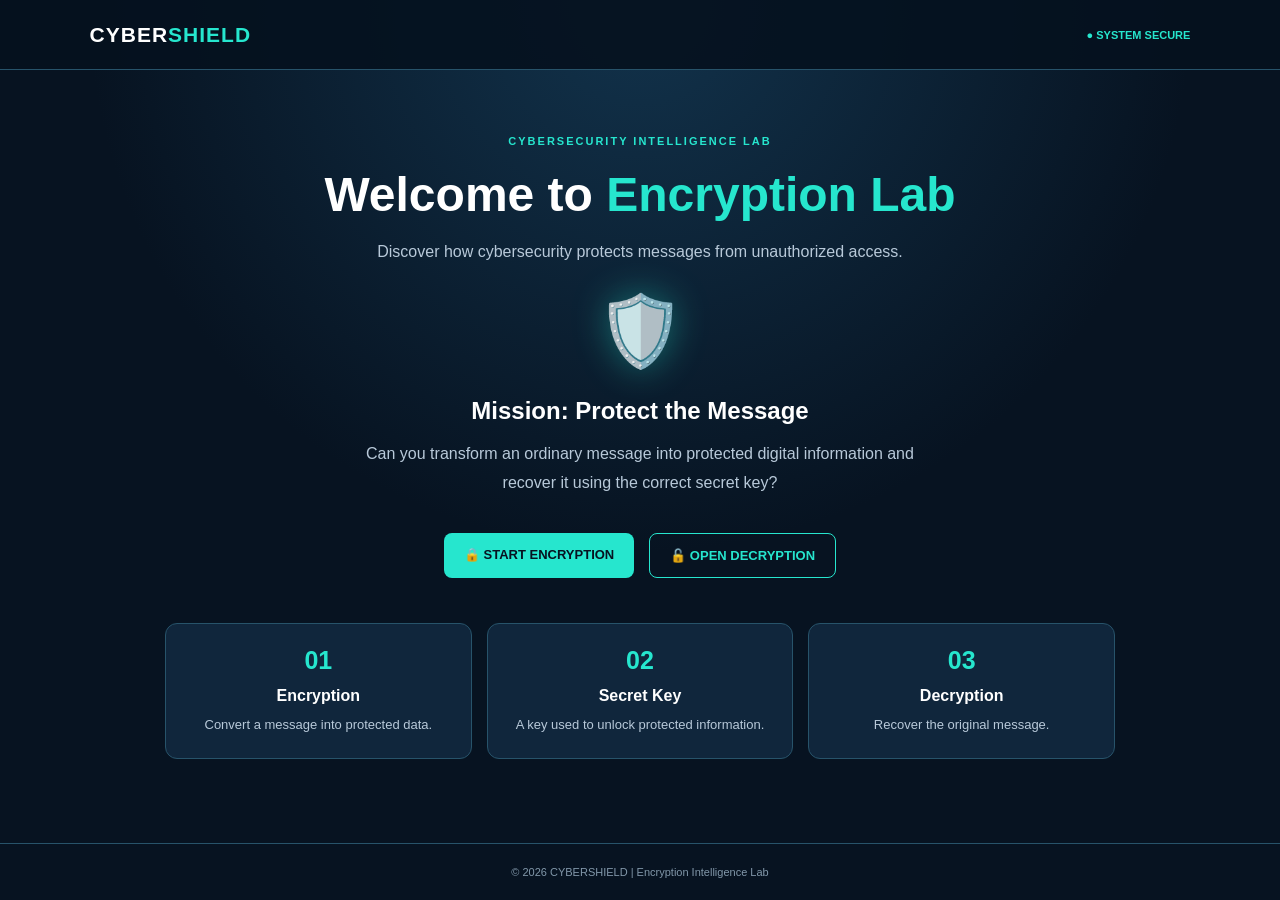
<file: index.html>
<!DOCTYPE html>
<html lang="en">
<head>
    <meta charset="UTF-8">
    <meta name="viewport" content="width=device-width, initial-scale=1.0">
    <title>CyberShield | Security Lab</title>
    <link rel="stylesheet" href="style.css">
</head>
<body>

<nav class="navbar">
    <div class="logo">CYBER<span>SHIELD</span></div>
    <div class="status">● SYSTEM SECURE</div>
</nav>

<main class="hero">
    <div class="tag">CYBERSECURITY INTELLIGENCE LAB</div>

    <h1>Welcome to <span>Encryption Lab</span></h1>

    <p class="subtitle">
        Discover how cybersecurity protects messages
        from unauthorized access.
    </p>

    <div class="shield">🛡️</div>

    <h2>Mission: Protect the Message</h2>

    <p>
        Can you transform an ordinary message into
        protected digital information and recover it
        using the correct secret key?
    </p>

    <div class="button-group">
        <a href="encrypt.html" class="btn primary">
            🔒 START ENCRYPTION
        </a>

        <a href="decrypt.html" class="btn secondary">
            🔓 OPEN DECRYPTION
        </a>
    </div>

    <div class="info-grid">
        <div class="info-card">
            <h3>01</h3>
            <strong>Encryption</strong>
            <p>Convert a message into protected data.</p>
        </div>

        <div class="info-card">
            <h3>02</h3>
            <strong>Secret Key</strong>
            <p>A key used to unlock protected information.</p>
        </div>

        <div class="info-card">
            <h3>03</h3>
            <strong>Decryption</strong>
            <p>Recover the original message.</p>
        </div>
    </div>
</main>

<footer>
    © 2026 CYBERSHIELD | Encryption Intelligence Lab
</footer>

</body>
</html>
</file>
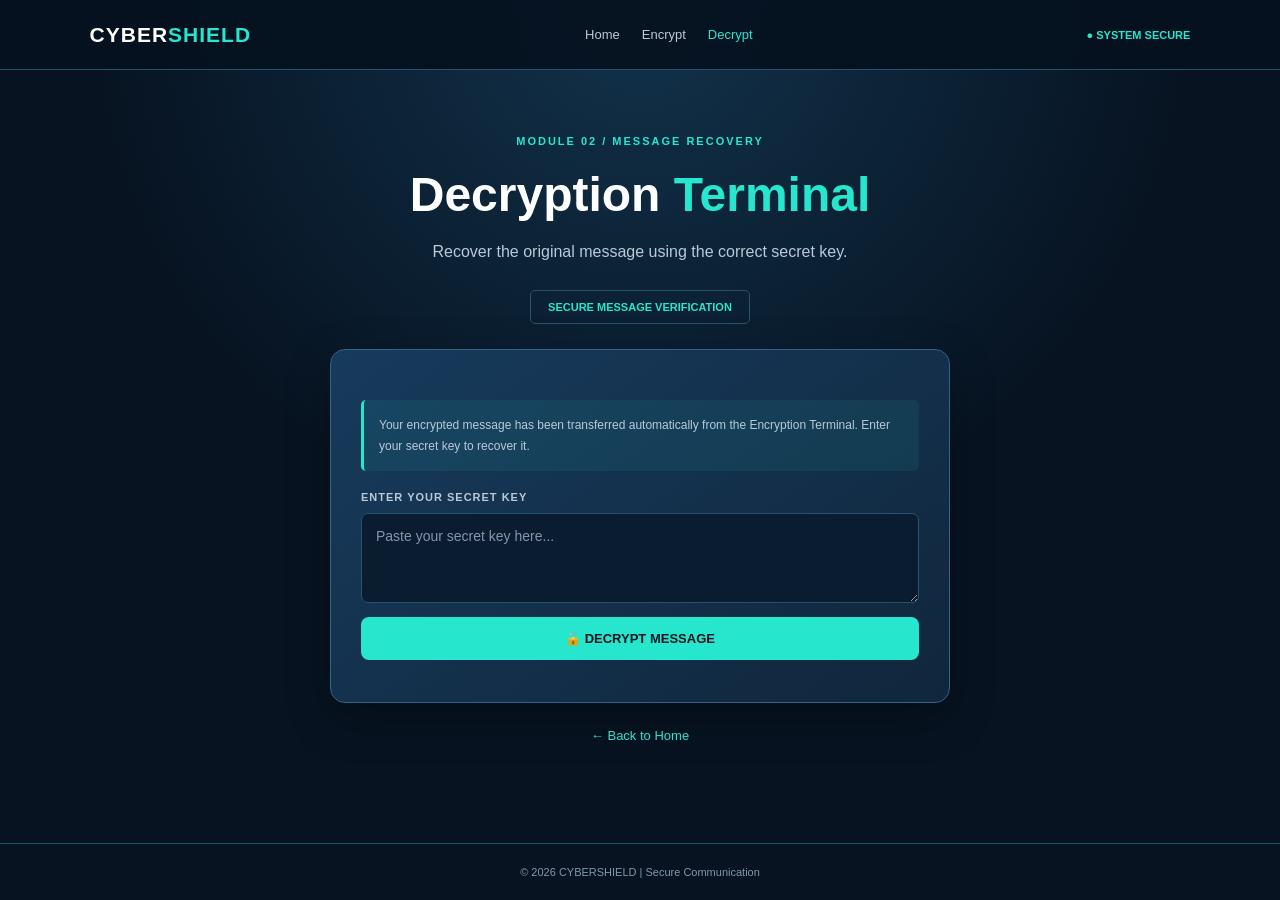
<file: decrypt.html>
<!DOCTYPE html>
<html lang="en">
<head>
    <meta charset="UTF-8">
    <meta name="viewport" content="width=device-width, initial-scale=1.0">
    <title>CyberShield | Decrypt</title>
    <link rel="stylesheet" href="style.css">
    <script src="script.js" defer></script>
</head>
<body>

<nav class="navbar">
    <div class="logo">CYBER<span>SHIELD</span></div>
    <div class="nav-links">
        <a href="index.html">Home</a>
        <a href="encrypt.html">Encrypt</a>
        <a class="active" href="decrypt.html">Decrypt</a>
    </div>
    <div class="status">● SYSTEM SECURE</div>
</nav>

<main class="workspace">

    <div class="tag">MODULE 02 / MESSAGE RECOVERY</div>

    <h1>Decryption <span>Terminal</span></h1>

    <p class="subtitle">
        Recover the original message using the correct secret key.
    </p>

    <div class="security-tag">SECURE MESSAGE VERIFICATION</div>

    <section class="panel">

        <div class="notice">
            Your encrypted message has been transferred
            automatically from the Encryption Terminal.
            Enter your secret key to recover it.
        </div>

        <label for="inputKey">ENTER YOUR SECRET KEY</label>

        <textarea id="inputKey"
            placeholder="Paste your secret key here..."></textarea>

        <button id="decryptBtn" class="btn primary full">
            🔓 DECRYPT MESSAGE
        </button>

        <p id="decryptError" class="error"></p>

        <div id="decryptResult" class="result-area hidden">

            <div class="success-heading">
                <h2>DECRYPTION SUCCESSFUL</h2>
                <span>✓ MESSAGE RECOVERED</span>
            </div>

            <label for="decryptedText">ORIGINAL MESSAGE</label>

            <textarea id="decryptedText" readonly></textarea>

            <button id="copyDecrypted" class="btn secondary full">
                COPY RECOVERED MESSAGE
            </button>

        </div>

    </section>

    <a href="index.html" class="back-link">← Back to Home</a>

</main>

<footer>
    © 2026 CYBERSHIELD | Secure Communication
</footer>

</body>
</html>
</file>
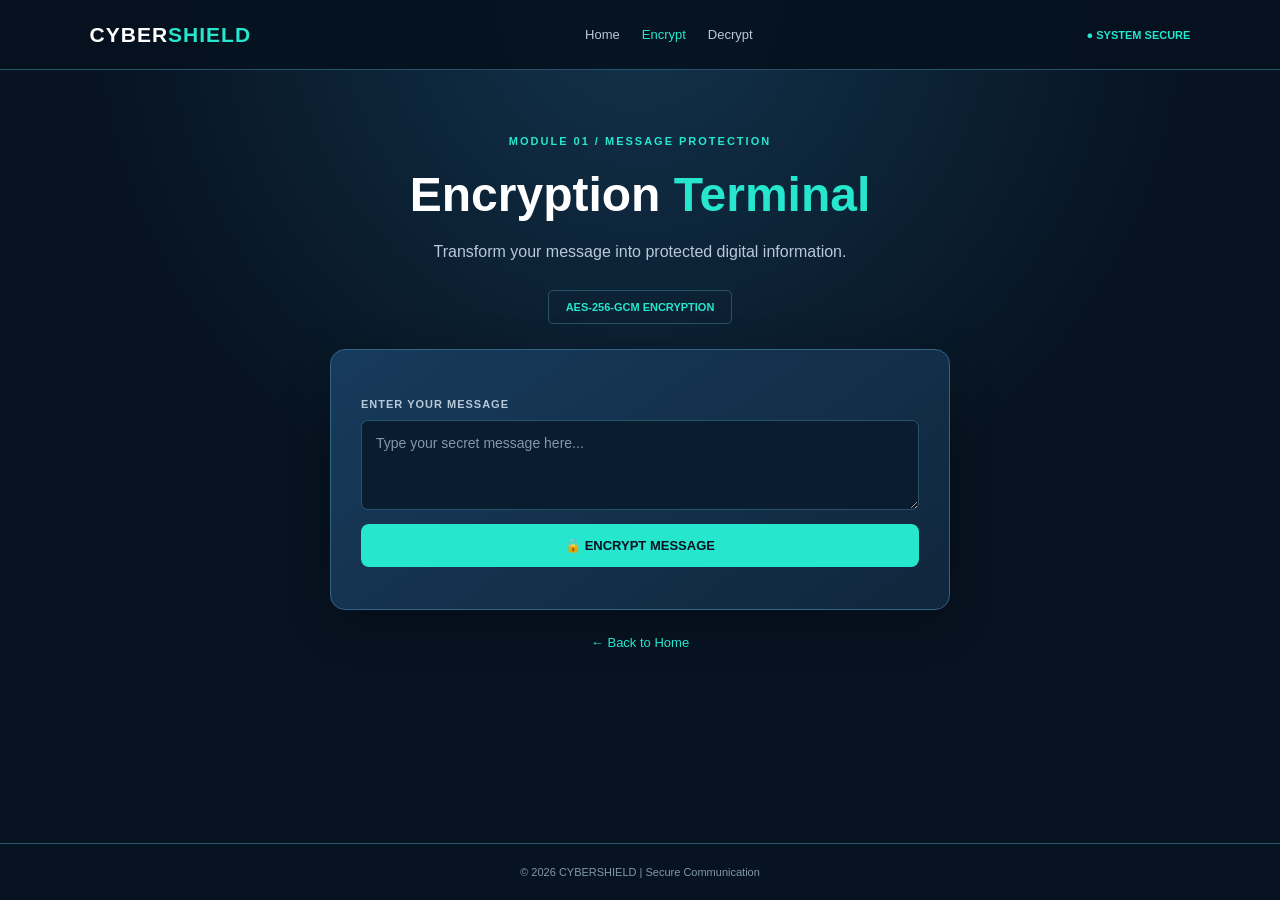
<file: encrypt.html>
<!DOCTYPE html>
<html lang="en">
<head>
    <meta charset="UTF-8">
    <meta name="viewport" content="width=device-width, initial-scale=1.0">
    <title>CyberShield | Encrypt</title>
    <link rel="stylesheet" href="style.css">
    <script src="script.js" defer></script>
</head>
<body>

<nav class="navbar">
    <div class="logo">CYBER<span>SHIELD</span></div>
    <div class="nav-links">
        <a href="index.html">Home</a>
        <a class="active" href="encrypt.html">Encrypt</a>
        <a href="decrypt.html">Decrypt</a>
    </div>
    <div class="status">● SYSTEM SECURE</div>
</nav>

<main class="workspace">

    <div class="tag">MODULE 01 / MESSAGE PROTECTION</div>

    <h1>Encryption <span>Terminal</span></h1>

    <p class="subtitle">
        Transform your message into protected digital information.
    </p>

    <div class="security-tag">AES-256-GCM ENCRYPTION</div>

    <section class="panel">

        <label for="plainText">ENTER YOUR MESSAGE</label>

        <textarea id="plainText"
            placeholder="Type your secret message here..."></textarea>

        <button id="encryptBtn" class="btn primary full">
            🔒 ENCRYPT MESSAGE
        </button>

        <p id="encryptError" class="error"></p>

        <div id="encryptResult" class="result-area hidden">

            <div class="success-heading">
                <h2>ENCRYPTION SUCCESSFUL</h2>
                <span>✓ MESSAGE PROTECTED</span>
            </div>

            <label for="encryptedText">ENCRYPTED MESSAGE</label>

            <textarea id="encryptedText" readonly></textarea>

            <button id="copyEncrypted" class="btn secondary full">
                COPY ENCRYPTED MESSAGE
            </button>

            <label for="secretKey">SECRET KEY — KEEP IT SAFE</label>

            <textarea id="secretKey" readonly></textarea>

            <button id="copyKey" class="btn secondary full">
                COPY SECRET KEY
            </button>

            <div class="notice">
                Important: Save your secret key. You will need
                it to recover your original message.
            </div>

            <a href="decrypt.html" class="btn primary full">
                CONTINUE TO DECRYPTION →
            </a>

        </div>

    </section>

    <a href="index.html" class="back-link">← Back to Home</a>

</main>

<footer>
    © 2026 CYBERSHIELD | Secure Communication
</footer>

</body>
</html>
</file>
<file: style.css>
* {
    margin: 0;
    padding: 0;
    box-sizing: border-box;
}

:root {
    --background: #071321;
    --card: #10263c;
    --accent: #26e6ce;
    --text: #ffffff;
    --muted: #b8c9d9;
    --border: #27536a;
}

body {
    min-height: 100vh;
    font-family: Arial, sans-serif;
    color: var(--text);
    background:
        radial-gradient(circle at top, #12334c, transparent 50%),
        var(--background);
    display: flex;
    flex-direction: column;
}

.navbar {
    min-height: 70px;
    padding: 18px 7%;
    display: flex;
    align-items: center;
    justify-content: space-between;
    gap: 15px;
    flex-wrap: wrap;
    border-bottom: 1px solid var(--border);
    background: rgba(5, 17, 31, 0.9);
}

.logo {
    font-size: 21px;
    font-weight: 900;
    letter-spacing: 1px;
}

.logo span,
h1 span {
    color: var(--accent);
}

.status {
    color: var(--accent);
    font-size: 11px;
    font-weight: bold;
}

.nav-links {
    display: flex;
    gap: 22px;
}

.nav-links a {
    color: var(--muted);
    text-decoration: none;
    font-size: 13px;
}

.nav-links a:hover,
.nav-links a.active {
    color: var(--accent);
}

.hero,
.workspace {
    width: 90%;
    max-width: 850px;
    margin: 65px auto;
    text-align: center;
}

.hero {
    max-width: 950px;
}

.tag {
    color: var(--accent);
    font-size: 11px;
    font-weight: bold;
    letter-spacing: 2px;
    margin-bottom: 20px;
}

h1 {
    font-size: clamp(30px, 5vw, 48px);
    margin-bottom: 16px;
}

h2 {
    margin-bottom: 15px;
}

.subtitle {
    color: var(--muted);
    line-height: 1.7;
    margin-bottom: 25px;
}

.shield {
    font-size: 70px;
    margin: 25px 0;
    filter: drop-shadow(0 0 18px rgba(38, 230, 206, 0.4));
}

.hero > p:not(.subtitle) {
    color: var(--muted);
    line-height: 1.8;
    max-width: 600px;
    margin: 0 auto;
}

.button-group {
    display: flex;
    justify-content: center;
    gap: 15px;
    flex-wrap: wrap;
    margin: 35px 0;
}

.btn {
    display: inline-block;
    border: none;
    border-radius: 8px;
    padding: 14px 20px;
    font-size: 13px;
    font-weight: bold;
    text-align: center;
    text-decoration: none;
    cursor: pointer;
    transition: 0.2s;
}

.primary {
    color: #071321;
    background: var(--accent);
}

.primary:hover {
    background: #9ffff2;
    transform: translateY(-2px);
}

.secondary {
    color: var(--accent);
    background: transparent;
    border: 1px solid var(--accent);
}

.secondary:hover {
    background: rgba(38, 230, 206, 0.1);
}

.full {
    width: 100%;
    margin-top: 14px;
}

button:disabled {
    opacity: 0.6;
    cursor: wait;
}

.info-grid {
    display: grid;
    grid-template-columns: repeat(3, 1fr);
    gap: 15px;
    margin-top: 45px;
}

.info-card {
    padding: 22px 15px;
    background: var(--card);
    border: 1px solid var(--border);
    border-radius: 12px;
}

.info-card h3 {
    color: var(--accent);
    font-size: 25px;
    margin-bottom: 12px;
}

.info-card p {
    color: var(--muted);
    font-size: 13px;
    line-height: 1.6;
    margin-top: 10px;
}

.security-tag {
    display: inline-block;
    color: var(--accent);
    border: 1px solid var(--border);
    padding: 10px 17px;
    border-radius: 5px;
    font-size: 11px;
    font-weight: bold;
    margin-bottom: 25px;
}

.panel {
    max-width: 620px;
    margin: auto;
    padding: 30px;
    text-align: left;
    background: linear-gradient(145deg, #173b5c, #10263c);
    border: 1px solid #326486;
    border-radius: 15px;
    box-shadow: 0 15px 45px rgba(0, 0, 0, 0.25);
}

label {
    display: block;
    color: var(--muted);
    font-size: 11px;
    font-weight: bold;
    letter-spacing: 1px;
    margin: 18px 0 10px;
}

textarea {
    display: block;
    width: 100%;
    min-height: 90px;
    padding: 14px;
    color: white;
    background: #0a1c30;
    border: 1px solid var(--border);
    border-radius: 7px;
    outline: none;
    resize: vertical;
    font-family: Arial, sans-serif;
    font-size: 14px;
}

textarea:focus {
    border-color: var(--accent);
    box-shadow: 0 0 0 2px rgba(38, 230, 206, 0.12);
}

textarea::placeholder {
    color: #8298aa;
}

.result-area {
    margin-top: 28px;
    padding-top: 20px;
    border-top: 1px solid var(--border);
}

.hidden {
    display: none !important;
}

.success-heading {
    text-align: center;
    margin-bottom: 22px;
}

.success-heading h2 {
    color: var(--accent);
    font-size: 19px;
}

.success-heading span {
    color: #65f5a5;
    font-size: 11px;
    font-weight: bold;
}

.notice {
    padding: 15px;
    margin: 20px 0;
    color: var(--muted);
    background: rgba(38, 230, 206, 0.07);
    border-left: 3px solid var(--accent);
    border-radius: 5px;
    font-size: 12px;
    line-height: 1.7;
}

.error {
    color: #ff8585;
    font-size: 13px;
    margin-top: 12px;
}

.back-link {
    display: inline-block;
    margin-top: 25px;
    color: var(--accent);
    text-decoration: none;
    font-size: 13px;
}

footer {
    margin-top: auto;
    padding: 22px;
    text-align: center;
    color: #8298aa;
    font-size: 11px;
    border-top: 1px solid var(--border);
}

@media (max-width: 650px) {
    .navbar {
        justify-content: center;
    }

    .nav-links {
        order: 3;
        width: 100%;
        justify-content: center;
    }

    .info-grid {
        grid-template-columns: 1fr;
    }

    .workspace,
    .hero {
        margin: 40px auto;
    }

    .panel {
        padding: 20px;
    }

    .button-group {
        flex-direction: column;
    }
}
</file>
